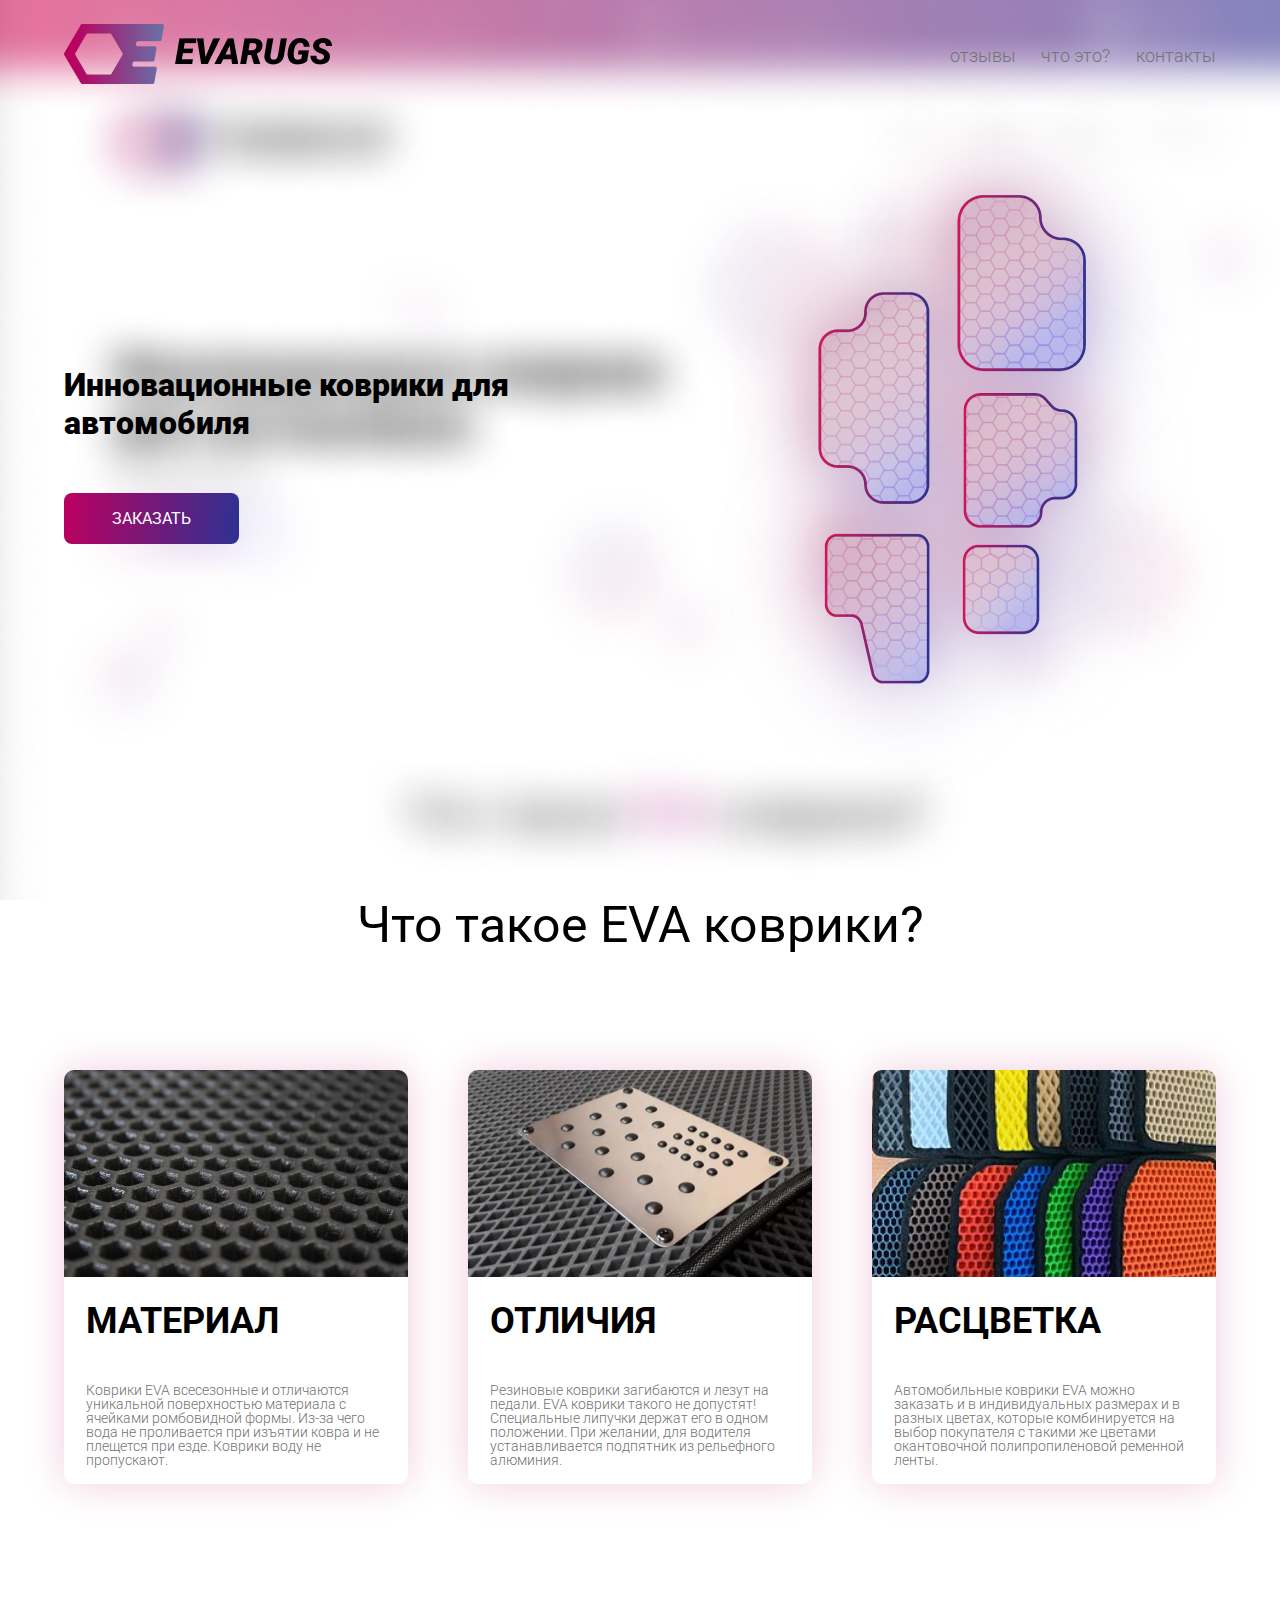
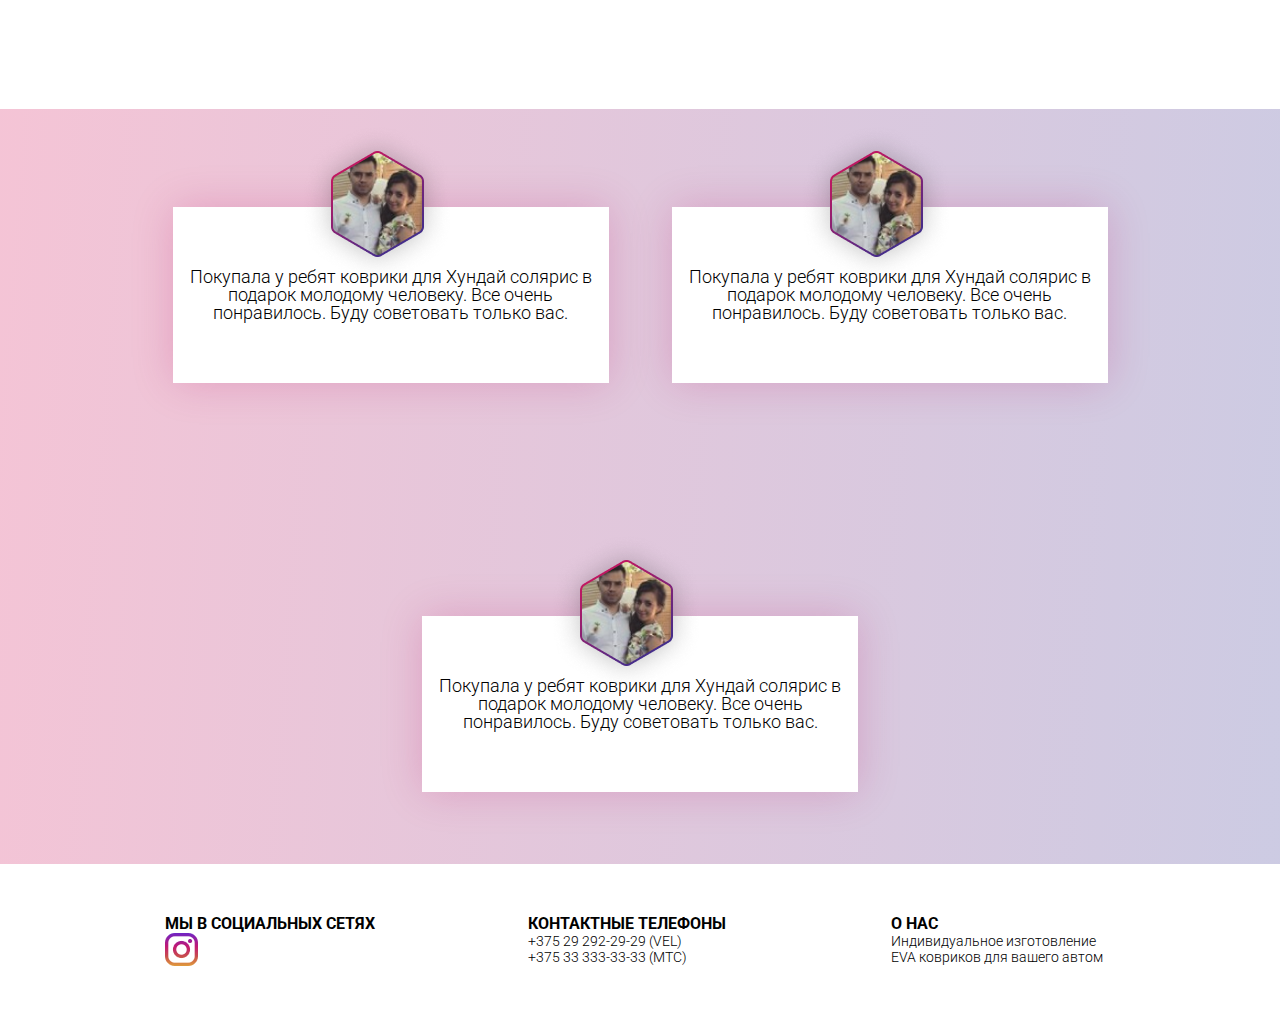
<file: index.html>
<!DOCTYPE html>
<html lang="en">
<head>
    <meta charset="UTF-8">
    <meta name="viewport" content="width=device-width, initial-scale=1.0">
    <link rel="stylesheet" href="style.css">
    <link rel="preconnect" href="https://fonts.googleapis.com">
<link rel="preconnect" href="https://fonts.gstatic.com" crossorigin>
<link href="https://fonts.googleapis.com/css2?family=Roboto:ital,wght@0,100..900;1,100..900&display=swap" rel="stylesheet">
    <title>Document</title>
</head>
<body>
    <header class="header ">
        <div class="container">

        <nav class="nav">
            <a href="">
                <img class="img" src="img/Group 3.png" alt="">
            </a>
            <ul class="ul">
                <li class="li"><a href="" class="nav__link">отзывы</a></li>
                <li class="li"><a href="" class="nav__link">что это?</a></li>
                <li class="li"><a href="" class="nav__link">контакты</a></li>
            </ul>
        </nav>
    </div>

<div class="header__content container">
    <div class="header__content-text">
        <h1 class="h1">Инновационные коврики 
            для автомобиля</h1>
            <button class="btn">
                <a href="btn.html">ЗАКАЗАТЬ</a>
            </button>
    </div>
    <img src="img/коврф 1.png" alt="">
</div>
    </header>
    <div class="content container">
        <h2 class="h2">Что такое EVA коврики?</h2>
        <div class="cards">
            <div class="box">
                <img src="img/image00004 1.jpg" alt="">
                <h2 class="h2-title">МАТЕРИАЛ</h2>
                <p>Коврики EVA всесезонные и отличаются уникальной поверхностью материала с ячейками ромбовидной формы. Из-за чего вода не проливается при изъятии ковра и не плещется при езде. Коврики воду не пропускают.</p>
            </div>
            <div class="box">
                <img src="img/file 1.jpg" alt="">
                <h2 class="h2-title">ОТЛИЧИЯ</h2>
                <p>Резиновые коврики загибаются и лезут на педали. EVA коврики такого не допустят! Специальные липучки держат его в одном положении. При желании, для водителя устанавливается подпятник из рельефного алюминия.</p>
            </div>            <div class="box">
                <img src="img/kov1-1-300x225 1.jpg" alt="">
                <h2 class="h2-title">РАСЦВЕТКА</h2>
                <p>Автомобильные коврики EVA можно заказать и в индивидуальных размерах и в разных цветах, которые комбинируется на выбор покупателя с такими же цветами окантовочной полипропиленовой ременной ленты.</p>
            </div>
        </div>
    </div>
    <div class="coment">
        <div class="sell">
            <img src="img/Mask Group.png" alt="">
            <p>Покупала у ребят коврики для Хундай солярис в подарок молодому человеку. Все очень понравилось. Буду советовать только вас.</p>
        </div>
        <div class="sell">
            <img src="img/Mask Group.png" alt="">
            <p>Покупала у ребят коврики для Хундай солярис в подарок молодому человеку. Все очень понравилось. Буду советовать только вас.</p>
        </div>
        <div class="sell">
            <img src="img/Mask Group.png" alt="">
            <p>Покупала у ребят коврики для Хундай солярис в подарок молодому человеку. Все очень понравилось. Буду советовать только вас.</p>
        </div>
    </div>
    <footer class="footer container">
            <div class="text">
                <h4>МЫ В СОЦИАЛЬНЫХ СЕТЯХ</h4>
                <img src="img/512px-Instagram_new 1.png" alt="">
            </div>
            <div class="text">
                <h4>КОНТАКТНЫЕ ТЕЛЕФОНЫ</h4>
                <p>+375 29 292-29-29 (VEL)</p>
                <p>+375 33 333-33-33 (МТС)</p>
                
            </div>
            <div class="text">
                <h4>О НАС</h4>
                <p>Индивидуальное изготовление EVA ковриков для вашего автом</p>
            </div>
    </footer>
</body>
</html>
</file>
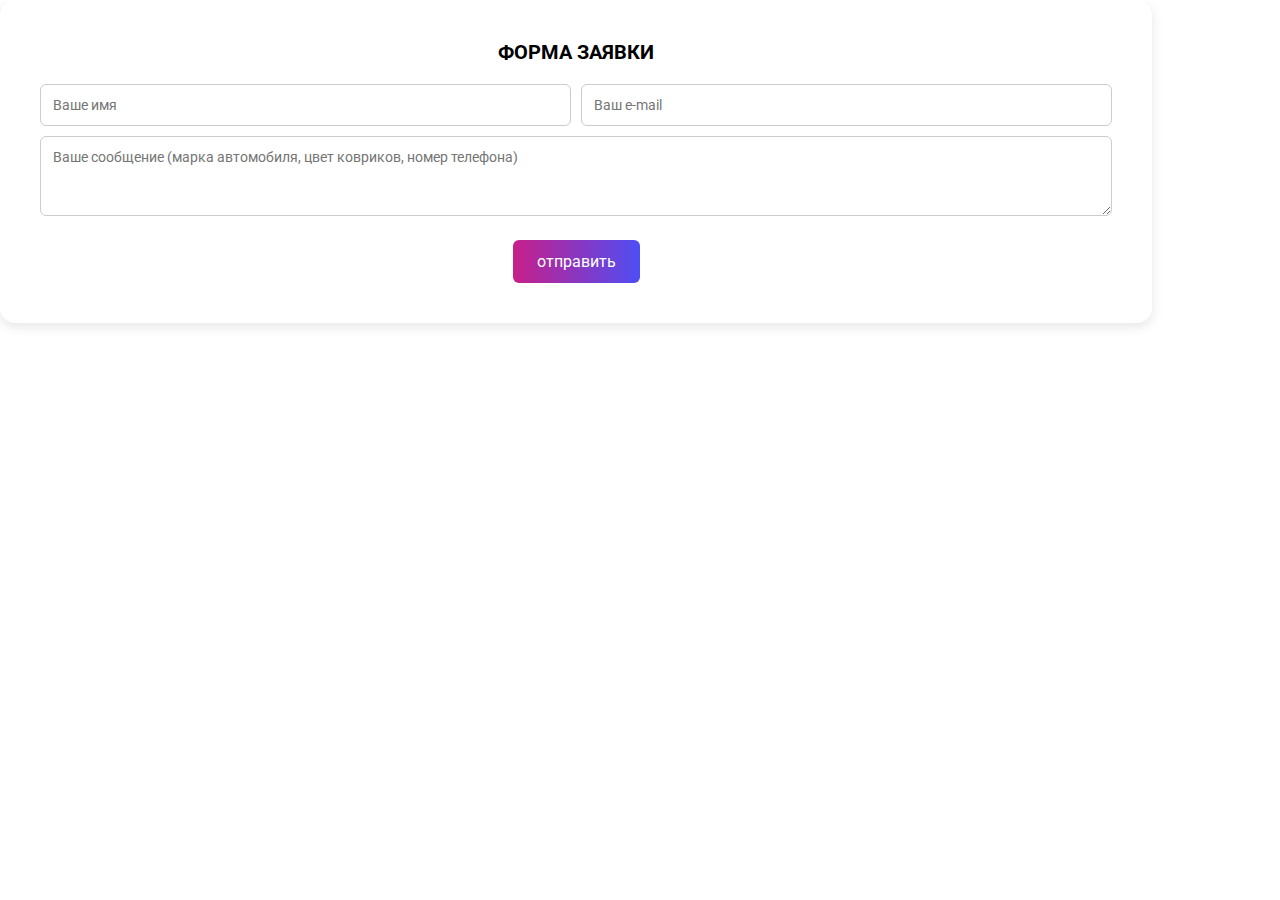
<file: btn.html>
<!DOCTYPE html>
<html lang="en">
<head>
    <meta charset="UTF-8">
    <meta name="viewport" content="width=device-width, initial-scale=1.0">
    <title>Document</title>
    <link rel="stylesheet" href="style.css">
    <link rel="preconnect" href="https://fonts.googleapis.com">
<link rel="preconnect" href="https://fonts.gstatic.com" crossorigin>
<link href="https://fonts.googleapis.com/css2?family=Roboto:ital,wght@0,100..900;1,100..900&display=swap" rel="stylesheet">
</head>
<body>
    <div class="form-container">
        <h2>ФОРМА ЗАЯВКИ</h2>
        <form class="form">
          <div class="form-row">
            <input type="text" placeholder="Ваше имя" required />
            <input type="email" placeholder="Ваш e-mail" required />
          </div>
          <textarea placeholder="Ваше сообщение (марка автомобиля, цвет ковриков, номер телефона)" required></textarea>
          <button type="submit">отправить</button>
</body>
</html>
</file>
<file: style.css>
*{
    margin: 0;
    padding: 0;
    box-sizing: border-box;
    list-style: none;
    text-decoration: none;
    font-family: "Roboto";
}
:root{
--text-white:white;
--text-black:black;
font-size: 16px;
--font__r:"Roboto";
--gradient_bg:  linear-gradient(95.2deg, #B90160 2.23%, #2E3192 99.51%);
--desc: #737373;
--gradient_card: linear-gradient(95.2deg, #B90160 2.23%, #2E3192 99.51%);
--shadow: 0px 0px 40px 0px #B8005F33;

}
.container{
    max-width: 90%;
    margin: 0 auto;
}
.nav{
    display: flex;
    align-items: center;
    justify-content: space-between;
padding: 1.5rem 0;
}


.header{
    margin: 0;
    font-family: Arial, sans-serif;
    background: url(img/Rectangle\ 18.png);
    height: 100vh;
    background-size: cover;
    background-repeat: no-repeat;
}
.ul{
    display: flex;
    gap: 1.6rem;
}
.nav__link{
    color: var(--desc);
    font-family: Roboto;
font-weight: 300;
font-size: 18px;
line-height: 100%;
letter-spacing: 0%;
text-align: center;

}
.header__content{
    display: flex;
    align-items: center;
    justify-content: space-between;
}
.h1{
    font-style: 3.4rem;
    width: 37.25rem;
    font-weight: 900;
}
.btn{
    outline: none;
    border: none;
    background-color: transparent;
    background: var(--gradient_bg);
    padding: 1rem 3rem;
    border-radius: 0.5rem;
    margin-top: 3.2rem;
}
.btn a{
  color: var(--text-white);
  
}
.h2{
    display: flex;
    align-items: center;
    justify-content: center;
    font-family: Roboto;
font-weight: 400;
font-size: 50px;
line-height: 100%;
letter-spacing: 0%;
text-align: center;

}
.box{
    width: 21.5rem;
    height: 25.875rem;
    box-shadow: var(--shadow);
    border-radius: 0.625rem;
}
.h2-title{
    font-family: Roboto;
font-weight: 700;
font-size: 36px;
line-height: 100%;
letter-spacing: 0%;
padding: 1.375rem;
}
.box p{
    font-family: Roboto;
font-weight: 300;
font-size: 14px;
line-height: 100%;
letter-spacing: 0%;
color: var(--desc);
padding: 1.375rem;

}
.box img {
    border-top-left-radius: 0.625rem;
    border-top-right-radius:0.625rem ;
}
.cards{
    display: flex;
    align-items: center;
    justify-content: space-between;
    flex-wrap: wrap;
    padding-top: 7.5rem;
    padding-bottom: 14.0625rem;
}
.coment{
    background: linear-gradient(94.31deg, rgba(212, 20, 90, 0.25) 0.96%, rgba(46, 49, 146, 0.25) 104.83%);
display: flex;
align-items: center;
justify-content: center;
gap: 3.9375rem;
flex-wrap: wrap;
}
.sell{
padding: 98px 0 72px 0;
    position: relative;
}
.sell img{
    position: absolute;
    left: 8rem;
    bottom: 10.5rem;
}
.sell p{
    width: 27.25rem;
    height: 11rem;
    background-color: var(--text-white);
    box-shadow: var(--shadow);
    display: flex;
    align-items: center;
    justify-content: center;
    text-align: center;
    font-family: Roboto;
font-weight: 300;
font-size: 18px;
line-height: 100%;
letter-spacing: 0%;
text-align: center;

}
.footer{
    display: flex;
justify-content: center;
gap: 8.7rem;
padding: 3.125rem 0;
}
.text{
    width: 14rem;
}
.text p{
    font-family: Roboto;
font-weight: 300;
font-size: 14px;
line-height: 16px;
letter-spacing: 0%;

}



    

  
  .form-container {
    background: white;
    padding: 40px;
    border-radius: 15px;
    box-shadow: 0 4px 12px rgba(0,0,0,0.1);
    width: 90%;
    max-width: 1180.2650146484375px;
    box-sizing: border-box;
    text-align: center;
  }
  
  .form-container h2 {
    margin-bottom: 20px;
    font-size: 20px;
    font-weight: bold;
  }
  
  .form-row {
    display: flex;
    gap: 10px;
    margin-bottom: 10px;
    flex-wrap: wrap;
  }
  
  input, textarea {
    width: 100%;
    padding: 12px;
    border: 1px solid #ccc;
    border-radius: 6px;
    font-size: 14px;
    box-sizing: border-box;
  }
  
  .form-row input {
    width: calc(50% - 5px);
  }
  
  textarea {
    min-height: 80px;
    resize: vertical;
    margin-bottom: 20px;
  }
  
  button {
    padding: 12px 24px;
    background: linear-gradient(to right, #c71f89, #4e4ef4);
    border: none;
    border-radius: 6px;
    color: white;
    font-size: 16px;
    cursor: pointer;
    transition: opacity 0.3s ease;
  }
  
  button:hover {
    opacity: 0.9;
  }
@media(max-width:992px){
    .header__content{
        flex-direction: column;
        justify-content: center;
    }
}

@media(max-width:37.1875rem){
    .ul{
        display: none;
    }
    .h1{
        width: 20.1875rem;
    }
    .header__content img{
        width: 13.325rem;
        height: 17.15rem;
        
    }
    .btn{
        width: 8.8125rem;
        height: 2.625rem;
        display: flex;
        align-items: center;
        justify-content: center;
    }
    .header__content{
        padding-bottom: 90px;
    }
    .h2{
        font-family: Roboto;
font-weight: 400;
font-size: 40px;
line-height: 100%;
letter-spacing: 0%;
text-align: center;

    }
    .box{
        width: 34.625rem;
        height: 20.3125rem;
    }
    .cards{
        gap: 60px;
    }
.box img{
    width: 34.625rem;
    height: 9.0625rem;
}
.sell p{
width: 29.875rem;

}
.sell img{
    left: 9rem;
}
nav{
    gap: 2rem;
}
.form-container{
    width: 635px;
    height: 400px;
}
}
@media(max-width:20rem){
    .header__content img{
        display: none;
    }
    .img{
width: 11.46rem;
height: 2.25rem;

    }
    .header__content{

    }
    .form-container{
        width: 267px;
        height: 298px;
    }
}
</file>
